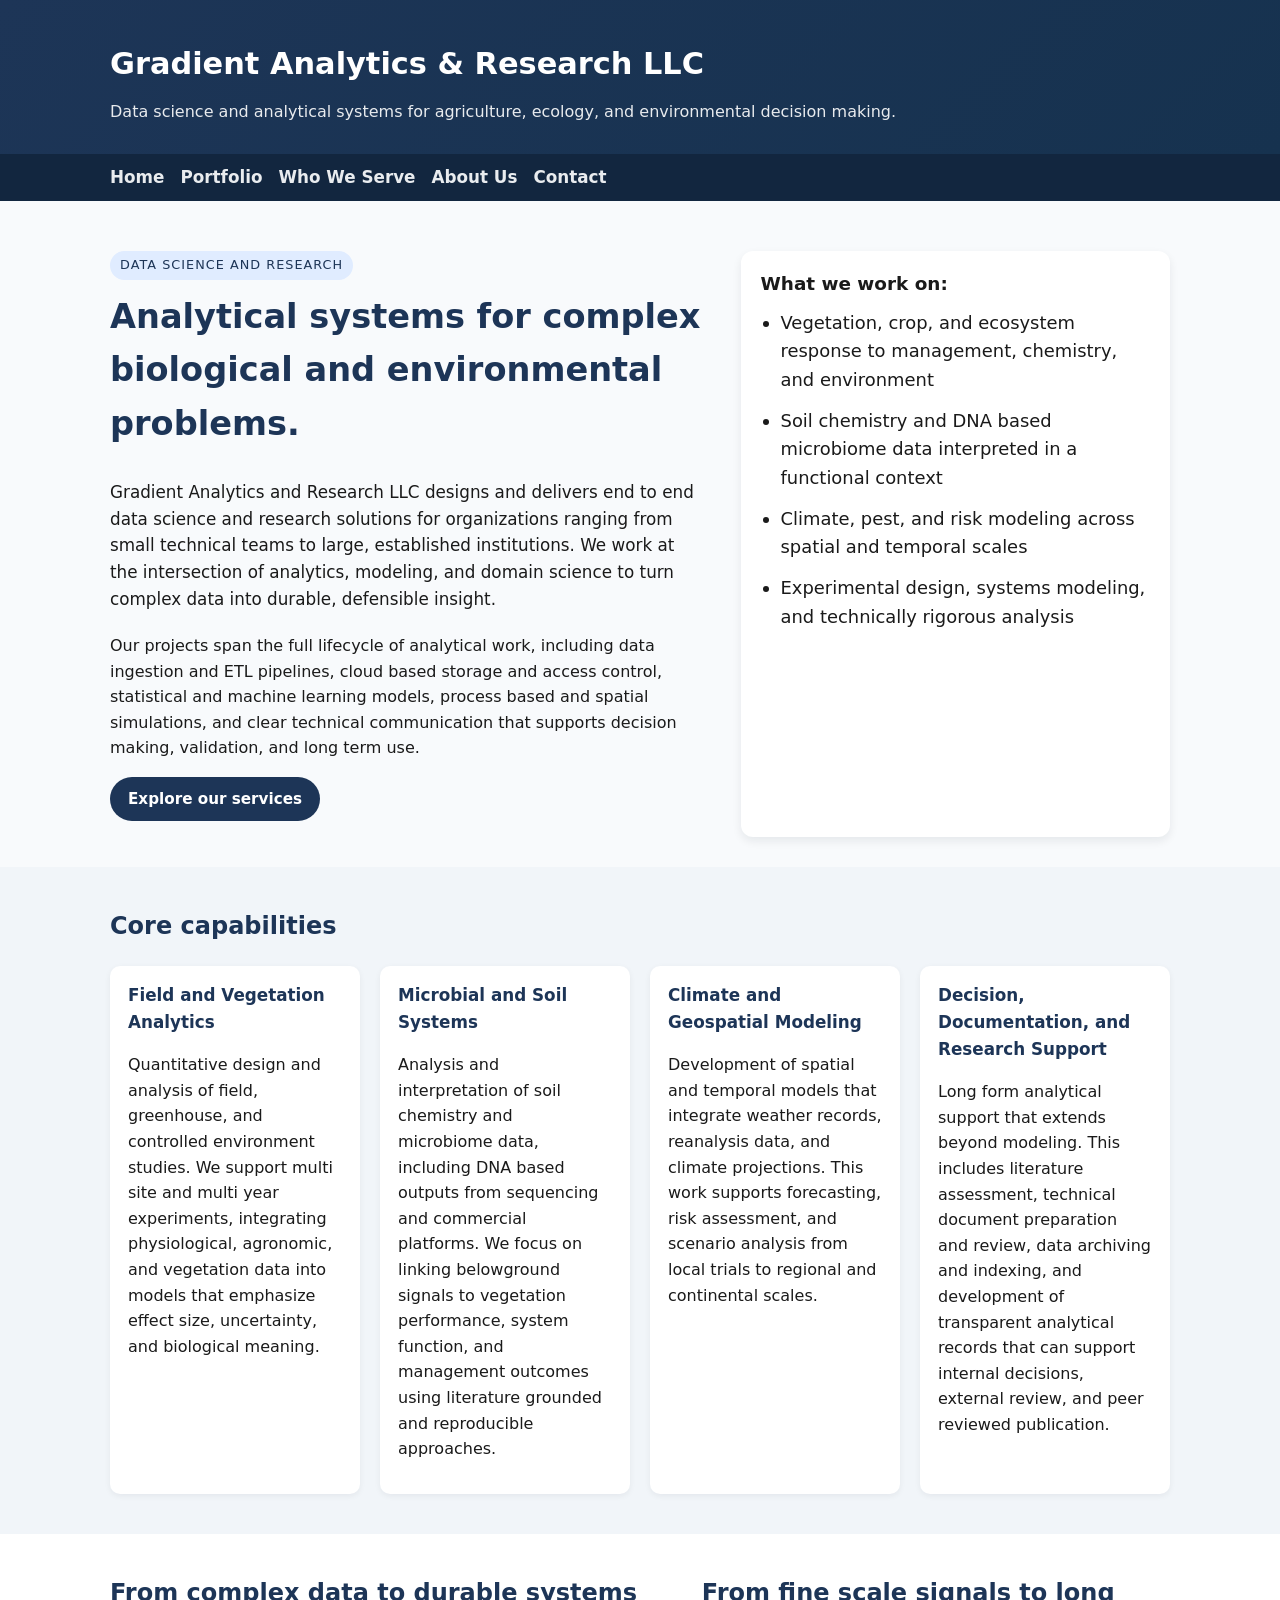
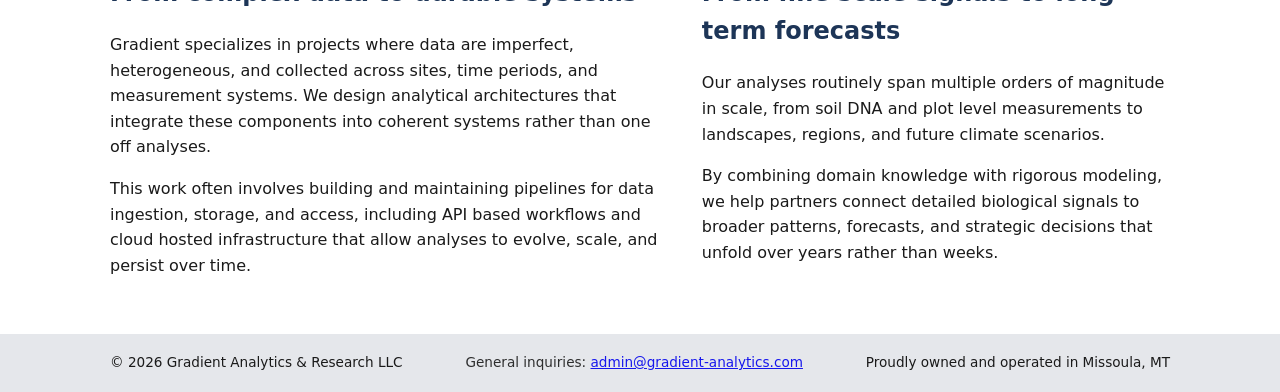
<file: index.html>
<!DOCTYPE html>
<html lang="en">
<head>
  <meta charset="UTF-8" />
  <meta name="viewport" content="width=device-width, initial-scale=1.0" />
  <title>Gradient Analytics & Research LLC</title>
  <link rel="stylesheet" href="style.css" />
</head>
<body>

<header class="site-header">
  <div class="container">
    <h1>Gradient Analytics & Research LLC</h1>
    <p>Data science and analytical systems for agriculture, ecology, and environmental decision making.</p>
  </div>
</header>

<nav>
  <div class="container">
    <div class="nav-links">
      <a href="/">Home</a>
      <a href="/portfolio/">Portfolio</a>
      <a href="/services.html">Who We Serve</a>
      <a href="/about.html">About Us</a>
      <a href="/contact.html">Contact</a>
    </div>
  </div>
</nav>

<main>
  <section class="hero">
    <div class="container hero-layout">
      <div>
        <span class="tagline-pill">Data Science and Research</span>
        <h2>Analytical systems for complex biological and environmental problems.</h2>
        <p class="lead">
          Gradient Analytics and Research LLC designs and delivers end to end data science and research solutions for organizations
          ranging from small technical teams to large, established institutions. We work at the
          intersection of analytics, modeling, and domain science to turn complex data into durable,
          defensible insight.
        </p>
        <p>
          Our projects span the full lifecycle of analytical work, including data ingestion and ETL
          pipelines, cloud based storage and access control, statistical and machine learning models,
          process based and spatial simulations, and clear technical communication that supports
          decision making, validation, and long term use.
        </p>
        <p>
          <a class="btn-primary" href="services.html">Explore our services</a>
        </p>
      </div>
      <div class="hero-highlights">
        <strong>What we work on:</strong>
        <ul>
          <li>Vegetation, crop, and ecosystem response to management, chemistry, and environment</li>
          <li>Soil chemistry and DNA based microbiome data interpreted in a functional context</li>
          <li>Climate, pest, and risk modeling across spatial and temporal scales</li>
          <li>Experimental design, systems modeling, and technically rigorous analysis</li>
        </ul>
      </div>
    </div>
  </section>

  <section class="section">
    <div class="container">
      <h2>Core capabilities</h2>
      <div class="pillars">
        <div class="card">
          <h3>Field and Vegetation Analytics</h3>
          <p>
            Quantitative design and analysis of field, greenhouse, and controlled environment studies.
            We support multi site and multi year experiments, integrating physiological, agronomic,
            and vegetation data into models that emphasize effect size, uncertainty, and biological meaning.
          </p>
        </div>
        <div class="card">
          <h3>Microbial and Soil Systems</h3>
          <p>
            Analysis and interpretation of soil chemistry and microbiome data, including DNA based
            outputs from sequencing and commercial platforms. We focus on linking belowground signals
            to vegetation performance, system function, and management outcomes using literature grounded
            and reproducible approaches.
          </p>
        </div>
        <div class="card">
          <h3>Climate and Geospatial Modeling</h3>
          <p>
            Development of spatial and temporal models that integrate weather records, reanalysis data,
            and climate projections. This work supports forecasting, risk assessment, and scenario analysis
            from local trials to regional and continental scales.
          </p>
        </div>
        <div class="card">
          <h3>Decision, Documentation, and Research Support</h3>
          <p>
            Long form analytical support that extends beyond modeling. This includes literature assessment,
            technical document preparation and review, data archiving and indexing, and development of
            transparent analytical records that can support internal decisions, external review, and
            peer reviewed publication.
          </p>
        </div>
      </div>
    </div>
  </section>

  <section class="section">
    <div class="container columns-2">
      <div>
        <h2>From complex data to durable systems</h2>
        <p>
          Gradient specializes in projects where data are imperfect, heterogeneous, and collected across
          sites, time periods, and measurement systems. We design analytical architectures that integrate
          these components into coherent systems rather than one off analyses.
        </p>
        <p>
          This work often involves building and maintaining pipelines for data ingestion, storage, and
          access, including API based workflows and cloud hosted infrastructure that allow analyses to
          evolve, scale, and persist over time.
        </p>
      </div>
      <div>
        <h2>From fine scale signals to long term forecasts</h2>
        <p>
          Our analyses routinely span multiple orders of magnitude in scale, from soil DNA and plot level
          measurements to landscapes, regions, and future climate scenarios.
        </p>
        <p>
          By combining domain knowledge with rigorous modeling, we help partners connect detailed biological
          signals to broader patterns, forecasts, and strategic decisions that unfold over years rather than
          weeks.
        </p>
      </div>
    </div>
  </section>
</main>
  
<footer>
  <div class="container">
    <div>© 2026 Gradient Analytics & Research LLC</div>
    <div class="footer-emails">
      General inquiries:
      <a href="mailto:admin@gradient-analytics.com">admin@gradient-analytics.com</a>
    </div>
    <div class="footer-location">
      Proudly owned and operated in Missoula, MT
    </div>
  </div>
</footer>
</file>
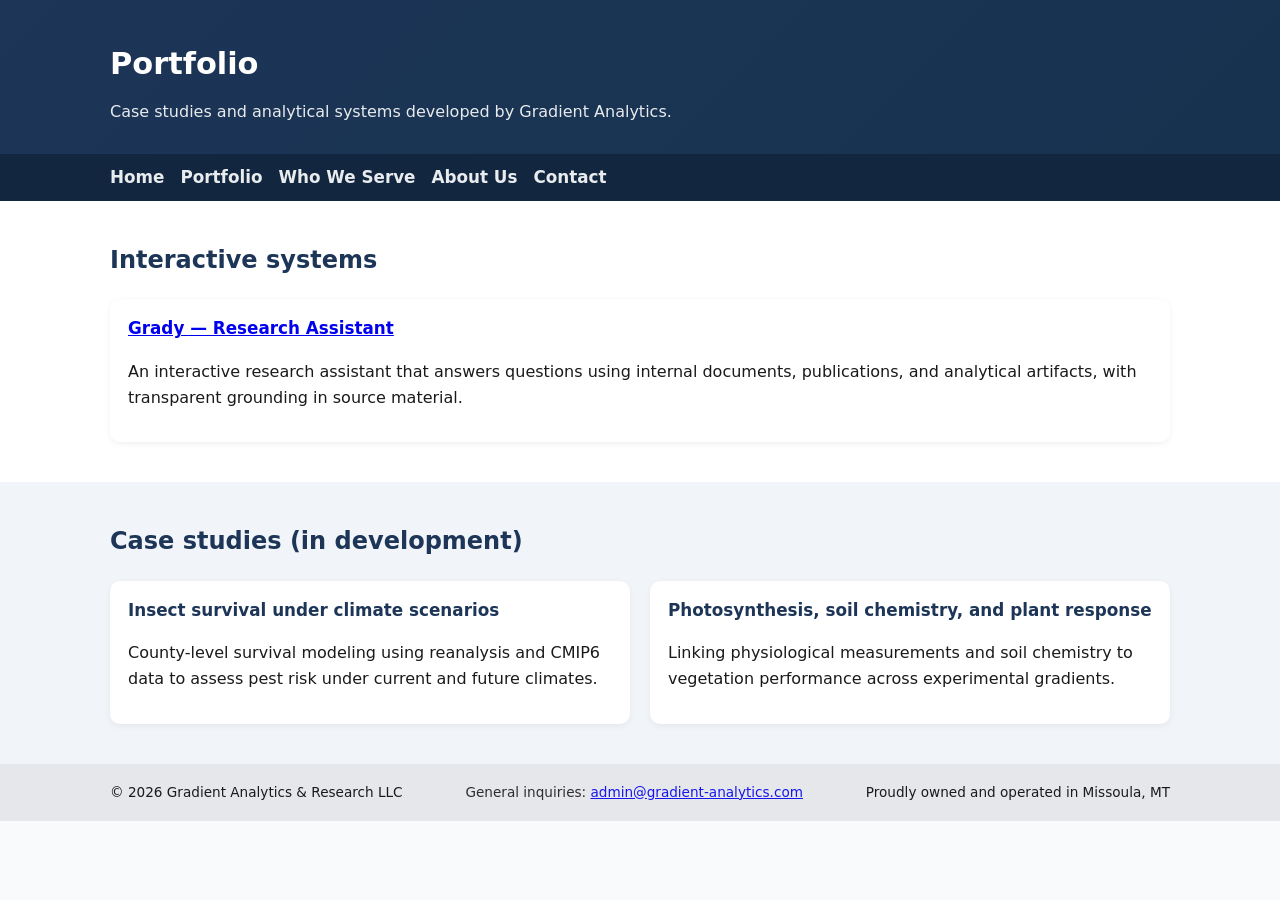
<file: portfolio/index.html>
<!DOCTYPE html>
<html lang="en">
<head>
  <meta charset="UTF-8" />
  <meta name="viewport" content="width=device-width, initial-scale=1.0" />
  <title>Portfolio | Gradient Analytics & Research LLC</title>
  <link rel="stylesheet" href="../style.css" />
</head>
<body>

<header class="site-header">
  <div class="container">
    <h1>Portfolio</h1>
    <p>Case studies and analytical systems developed by Gradient Analytics.</p>
  </div>
</header>

<nav>
  <div class="container">
    <div class="nav-links">
      <a href="/">Home</a>
      <a href="/portfolio/">Portfolio</a>
      <a href="/services.html">Who We Serve</a>
      <a href="/about.html">About Us</a>
      <a href="/contact.html">Contact</a>
    </div>
  </div>
</nav>

<main>

  <section class="section">
    <div class="container">
      <h2>Interactive systems</h2>

      <div class="card">
        <h3>
          <a href="./grady/">Grady — Research Assistant</a>
        </h3>
        <p>
          An interactive research assistant that answers questions using internal documents,
          publications, and analytical artifacts, with transparent grounding in source material.
        </p>
      </div>
    </div>
  </section>

  <section class="section">
    <div class="container">
      <h2>Case studies (in development)</h2>

      <div class="pillars">
        <div class="card">
          <h3>Insect survival under climate scenarios</h3>
          <p>
            County-level survival modeling using reanalysis and CMIP6 data to assess
            pest risk under current and future climates.
          </p>
        </div>

        <div class="card">
          <h3>Photosynthesis, soil chemistry, and plant response</h3>
          <p>
            Linking physiological measurements and soil chemistry to vegetation performance
            across experimental gradients.
          </p>
        </div>
      </div>
    </div>
  </section>

</main>

<footer>
  <div class="container">
    <div>© 2026 Gradient Analytics & Research LLC</div>
    <div class="footer-emails">
      General inquiries:
      <a href="mailto:admin@gradient-analytics.com">admin@gradient-analytics.com</a>
    </div>
    <div class="footer-location">
      Proudly owned and operated in Missoula, MT
    </div>
  </div>
</footer>

</body>
</html>
</file>
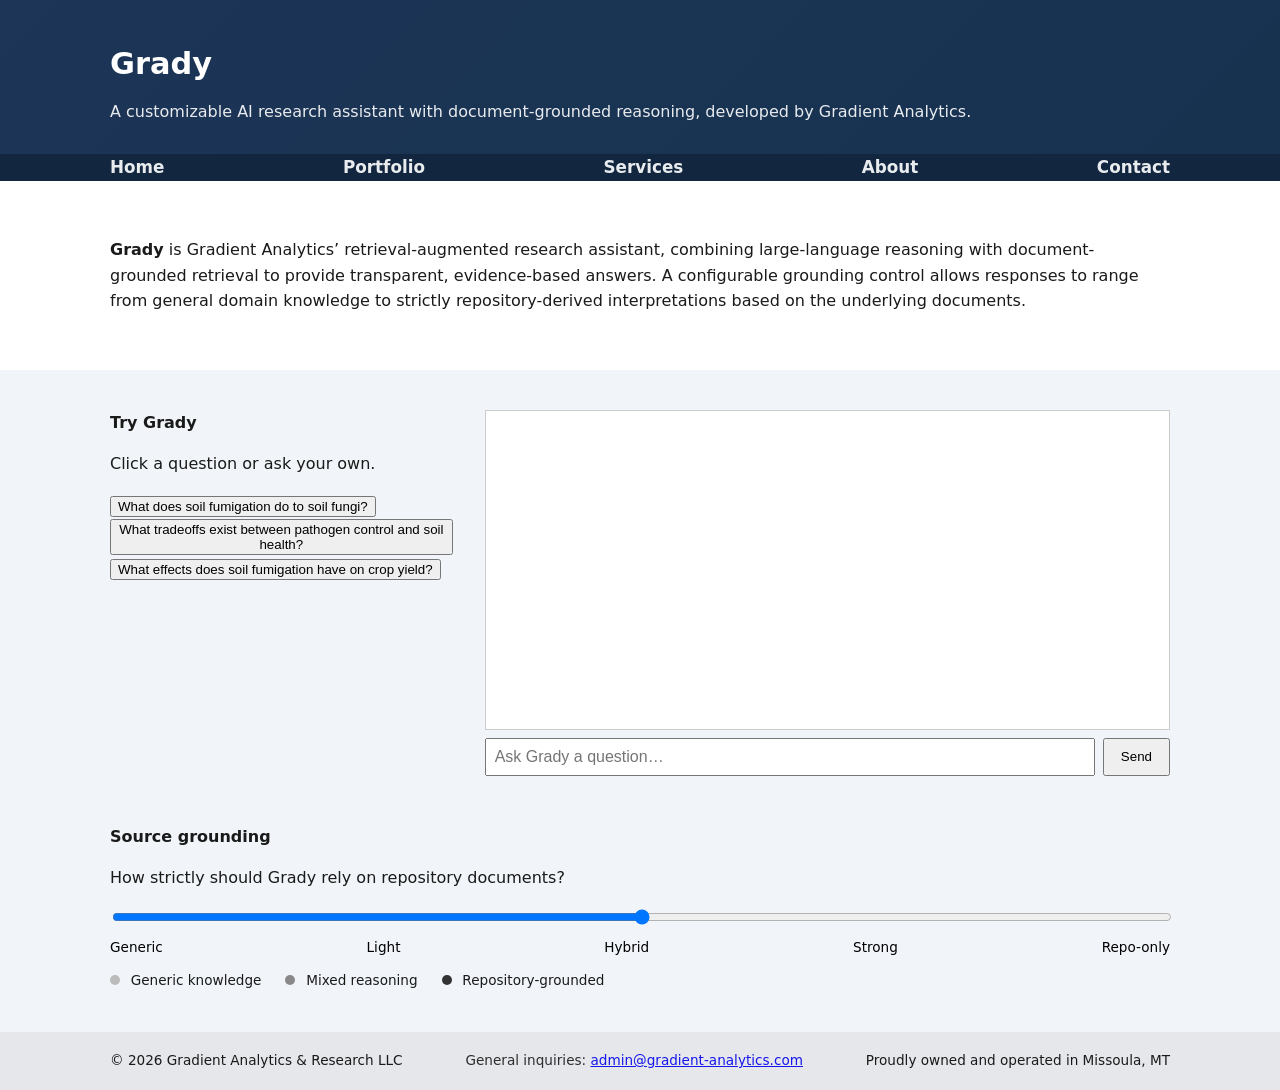
<file: portfolio/grady/index.html>
<!DOCTYPE html>
<html lang="en">
<head>
  <meta charset="UTF-8" />
  <title>Grady | Gradient Analytics</title>

  <link rel="stylesheet" href="../../style.css">
  <link rel="stylesheet" href="grady.css">
</head>

<body>

<!-- =========================
     SINGLE HEADER (ONLY ONE)
========================= -->
<header class="site-header">
  <div class="container">
    <h1>Grady</h1>
    <p>
      A customizable AI research assistant with document-grounded reasoning,
      developed by Gradient Analytics.
    </p>
  </div>
</header>

<nav class="site-nav">
  <div class="container">
    <a href="/">Home</a>
    <a href="/portfolio/">Portfolio</a>
    <a href="/services.html">Services</a>
    <a href="/about.html">About</a>
    <a href="/contact.html">Contact</a>
  </div>
</nav>




<main>

  <section class="section">
    <div class="container">
      <p class="grady-intro">
        <strong>Grady</strong> is Gradient Analytics’ retrieval-augmented research assistant, combining large-language reasoning with document-grounded retrieval to provide transparent, evidence-based answers.
A configurable grounding control allows responses to range from general domain knowledge to strictly repository-derived interpretations based on the underlying documents.
      </p>
    </div>
  </section>

  <section class="section">
    <div class="container grady-layout">

      <!-- LEFT: QUESTIONS -->
      <aside class="grady-left">
        <div class="grady-help">
          <strong>Try Grady</strong>
          <p>Click a question or ask your own.</p>
        </div>

        <div class="grady-test-questions">
          <button data-q="What does soil fumigation do to soil fungi?">
            What does soil fumigation do to soil fungi?
          </button>

          <button data-q="What tradeoffs exist between pathogen control and soil health?">
            What tradeoffs exist between pathogen control and soil health?
          </button>

          <button data-q="What effects does soil fumigation have on crop yield?">
            What effects does soil fumigation have on crop yield?
          </button>
        </div>
      </aside>

      <!-- RIGHT: CHAT -->
      <div class="grady-chat">
        <div class="chat-container">
          <div id="chat-window" class="chat-window"></div>

          <div class="input-row">
            <input id="chat-input" placeholder="Ask Grady a question…" />
            <button id="send-btn">Send</button>
          </div>
        </div>
      </div>

      <!-- BOTTOM: SLIDER -->
      <div class="grady-bottom">
        <div class="grady-slider-explainer">
          <strong>Source grounding</strong>
          <p>How strictly should Grady rely on repository documents?</p>
        </div>

        <div class="grady-slider-row">
          <input
            type="range"
            id="rag-strength"
            min="0"
            max="4"
            step="1"
            value="2"
            class="grady-slider-horizontal"
          />

          <div class="rag-labels-horizontal">
            <span data-v="0">Generic</span>
            <span data-v="1">Light</span>
            <span data-v="2">Hybrid</span>
            <span data-v="3">Strong</span>
            <span data-v="4">Repo-only</span>
          </div>
        </div>

        <div class="grady-legend">
          <div><span class="dot generic"></span> Generic knowledge</div>
          <div><span class="dot hybrid"></span> Mixed reasoning</div>
          <div><span class="dot repo"></span> Repository-grounded</div>
        </div>
      </div>

    </div>
  </section>

</main>

<footer>
  <div class="container">
    <div>© 2026 Gradient Analytics & Research LLC</div>
    <div class="footer-emails">
      General inquiries:
      <a href="mailto:admin@gradient-analytics.com">admin@gradient-analytics.com</a>
    </div>
    <div class="footer-location">
      Proudly owned and operated in Missoula, MT
    </div>
  </div>
</footer>

<script src="/portfolio/grady/vendor/marked.min.js"></script>
<script src="/portfolio/grady/grady.js"></script>

</body>
</html>
</file>
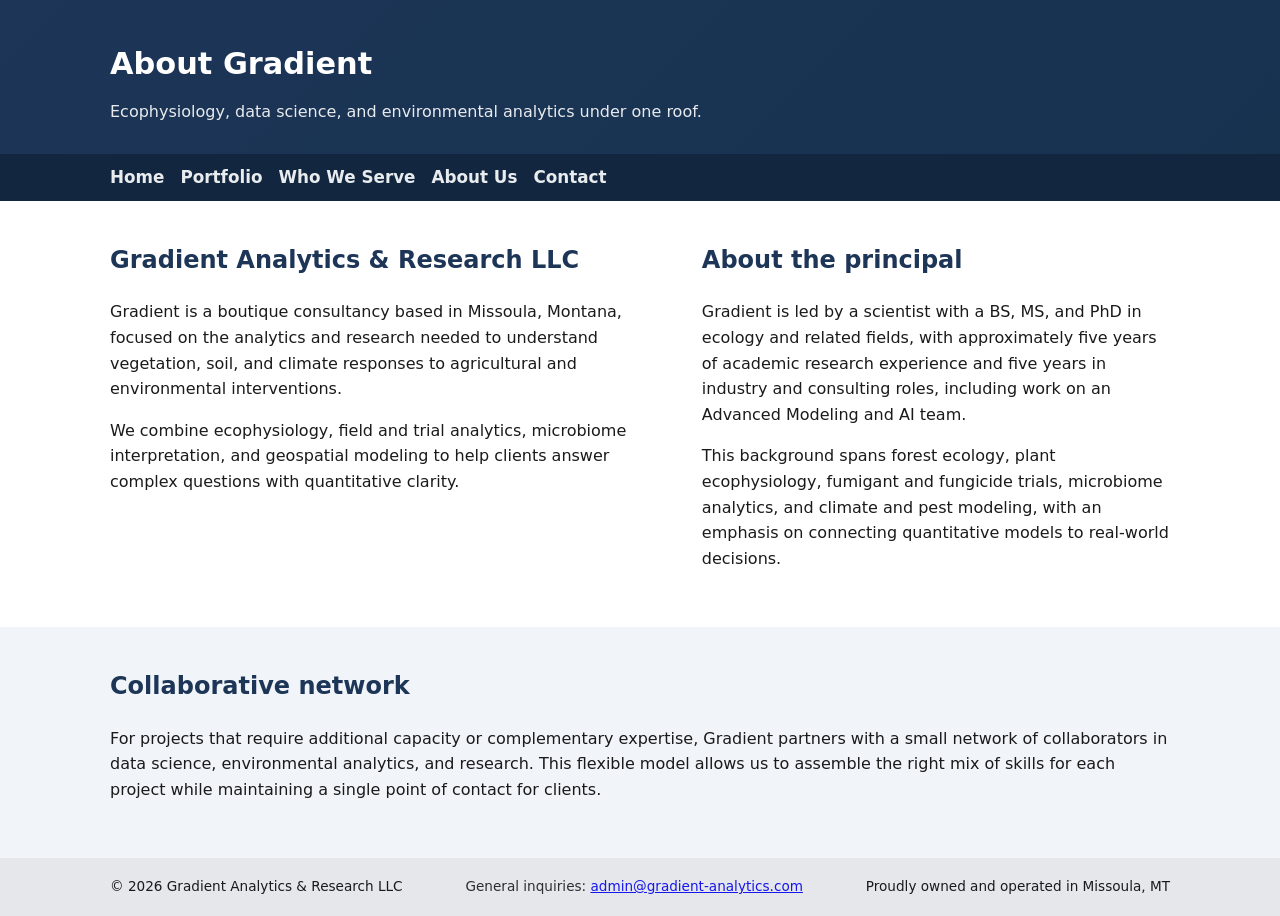
<file: about.html>
<!DOCTYPE html>
<html lang="en">
<head>
  <meta charset="UTF-8" />
  <meta name="viewport" content="width=device-width, initial-scale=1.0" />
  <title>About | Gradient Analytics & Research LLC</title>
  <link rel="stylesheet" href="style.css" />
</head>
<body>

<header class="site-header">
  <div class="container">
    <h1>About Gradient</h1>
    <p>Ecophysiology, data science, and environmental analytics under one roof.</p>
  </div>
</header>

<nav>
  <div class="container">
    <div class="nav-links">
      <a href="/">Home</a>
      <a href="/portfolio/">Portfolio</a>
      <a href="/services.html">Who We Serve</a>
      <a href="/about.html">About Us</a>
      <a href="/contact.html">Contact</a>
    </div>
  </div>
</nav>



<main>
  <section class="section">
    <div class="container columns-2">
      <div>
        <h2>Gradient Analytics & Research LLC</h2>
        <p>
          Gradient is a boutique consultancy based in Missoula, Montana, focused on the analytics and
          research needed to understand vegetation, soil, and climate responses to agricultural and
          environmental interventions.
        </p>
        <p>
          We combine ecophysiology, field and trial analytics, microbiome interpretation, and
          geospatial modeling to help clients answer complex questions with quantitative clarity.
        </p>
      </div>
      <div>
        <h2>About the principal</h2>
        <p>
          Gradient is led by a scientist with a BS, MS, and PhD in ecology and related fields, with
          approximately five years of academic research experience and five years in industry and
          consulting roles, including work on an Advanced Modeling and AI team.
        </p>
        <p>
          This background spans forest ecology, plant ecophysiology, fumigant and fungicide trials,
          microbiome analytics, and climate and pest modeling, with an emphasis on connecting
          quantitative models to real-world decisions.
        </p>
      </div>
    </div>
  </section>

  <section class="section">
    <div class="container">
      <h2>Collaborative network</h2>
      <p>
        For projects that require additional capacity or complementary expertise, Gradient partners
        with a small network of collaborators in data science, environmental analytics, and research.
        This flexible model allows us to assemble the right mix of skills for each project while
        maintaining a single point of contact for clients.
      </p>
    </div>
  </section>
</main>

<footer>
  <div class="container">
    <div>© 2026 Gradient Analytics & Research LLC</div>
    <div class="footer-emails">
      General inquiries:
      <a href="mailto:admin@gradient-analytics.com">admin@gradient-analytics.com</a>
    </div>
    <div class="footer-location">
      Proudly owned and operated in Missoula, MT
    </div>
  </div>
</footer>

</body>
</html>
</file>
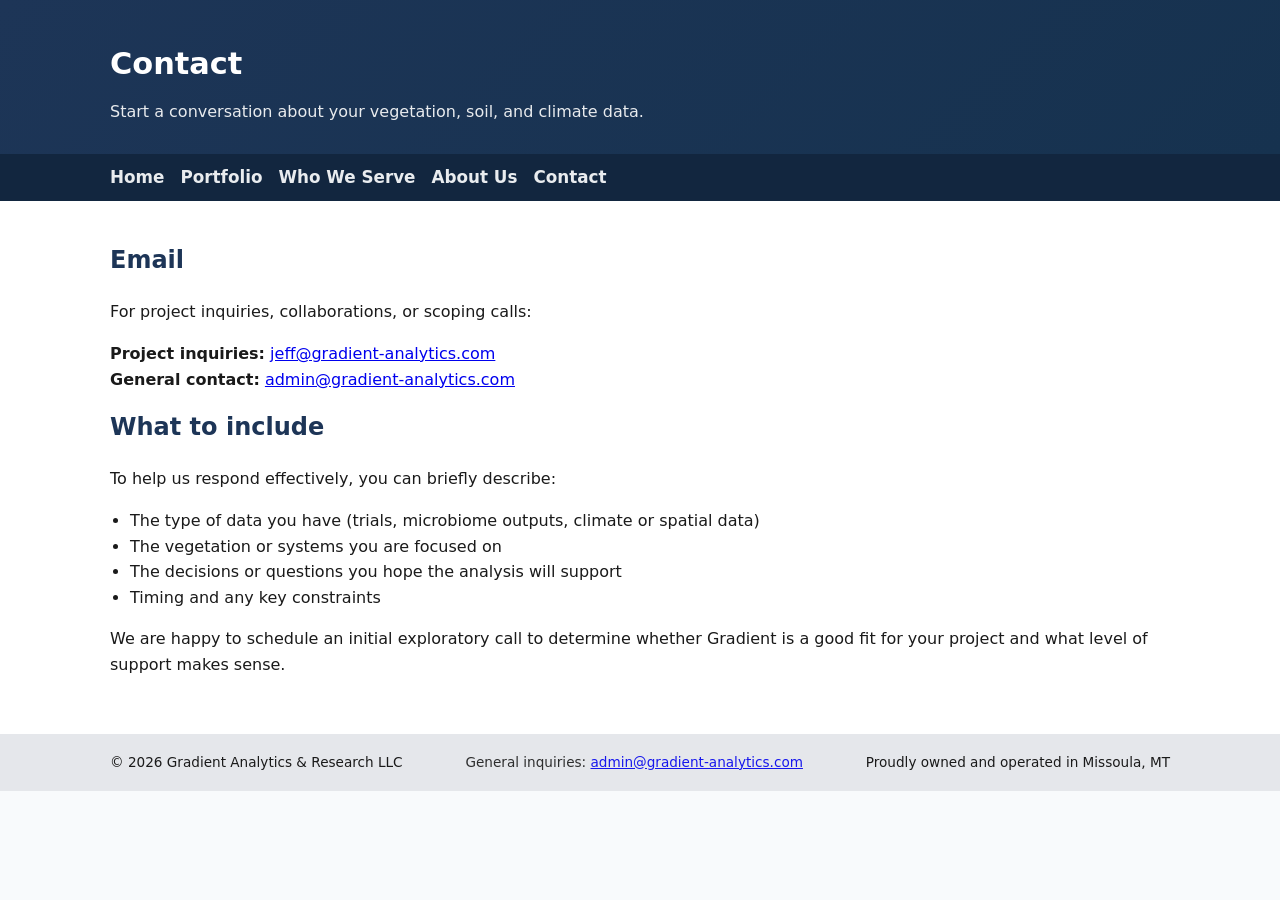
<file: contact.html>
<!DOCTYPE html>
<html lang="en">
<head>
  <meta charset="UTF-8" />
  <meta name="viewport" content="width=device-width, initial-scale=1.0" />
  <title>Contact | Gradient Analytics & Research LLC</title>
  <link rel="stylesheet" href="style.css" />
</head>
<body>

<header class="site-header">
  <div class="container">
    <h1>Contact</h1>
    <p>Start a conversation about your vegetation, soil, and climate data.</p>
  </div>
</header>

<nav>
  <div class="container">
    <div class="nav-links">
      <a href="/">Home</a>
      <a href="/portfolio/">Portfolio</a>
      <a href="/services.html">Who We Serve</a>
      <a href="/about.html">About Us</a>
      <a href="/contact.html">Contact</a>
    </div>
  </div>
</nav>

<main>
  <section class="section">
    <div class="container">
      <h2>Email</h2>
      <p>
        For project inquiries, collaborations, or scoping calls:
      </p>
      <p>
        <strong>Project inquiries:</strong>
        <a href="mailto:jeff@gradient-analytics.com">jeff@gradient-analytics.com</a><br />
        <strong>General contact:</strong>
        <a href="mailto:admin@gradient-analytics.com">admin@gradient-analytics.com</a>
      </p>

      <h2>What to include</h2>
      <p>
        To help us respond effectively, you can briefly describe:
      </p>
      <ul>
        <li>The type of data you have (trials, microbiome outputs, climate or spatial data)</li>
        <li>The vegetation or systems you are focused on</li>
        <li>The decisions or questions you hope the analysis will support</li>
        <li>Timing and any key constraints</li>
      </ul>
      <p>
        We are happy to schedule an initial exploratory call to determine whether Gradient is a good
        fit for your project and what level of support makes sense.
      </p>
    </div>
  </section>
</main>

<footer>
  <div class="container">
    <div>© 2026 Gradient Analytics & Research LLC</div>
    <div class="footer-emails">
      General inquiries:
      <a href="mailto:admin@gradient-analytics.com">admin@gradient-analytics.com</a>
    </div>
    <div class="footer-location">
      Proudly owned and operated in Missoula, MT
    </div>
  </div>
</footer>

</body>
</html>
</file>
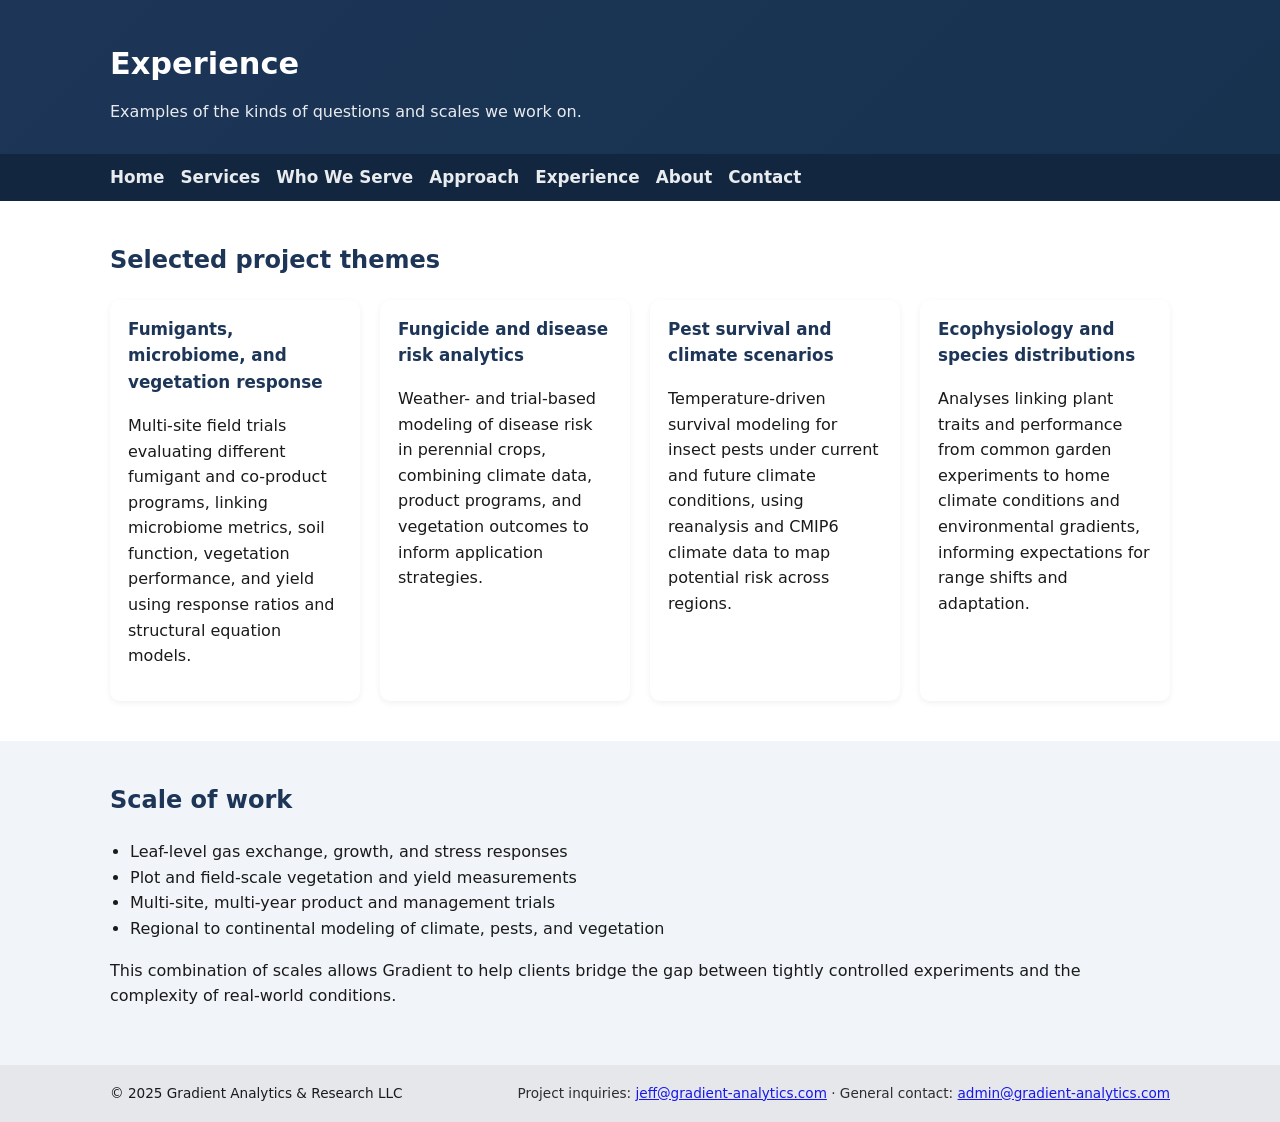
<file: projects.html>
<!DOCTYPE html>
<html lang="en">
<head>
  <meta charset="UTF-8" />
  <meta name="viewport" content="width=device-width, initial-scale=1.0" />
  <title>Experience | Gradient Analytics & Research LLC</title>
  <link rel="stylesheet" href="style.css" />
</head>
<body>

<header class="site-header">
  <div class="container">
    <h1>Experience</h1>
    <p>Examples of the kinds of questions and scales we work on.</p>
  </div>
</header>

<nav>
  <div class="container">
    <div class="nav-links">
      <a href="index.html">Home</a>
      <a href="services.html">Services</a>
      <a href="sectors.html">Who We Serve</a>
      <a href="approach.html">Approach</a>
      <a href="projects.html">Experience</a>
      <a href="about.html">About</a>
      <a href="contact.html">Contact</a>
    </div>
  </div>
</nav>

<main>
  <section class="section">
    <div class="container">
      <h2>Selected project themes</h2>
      <div class="pillars">
        <div class="card">
          <h3>Fumigants, microbiome, and vegetation response</h3>
          <p>
            Multi-site field trials evaluating different fumigant and co-product programs, linking
            microbiome metrics, soil function, vegetation performance, and yield using response
            ratios and structural equation models.
          </p>
        </div>
        <div class="card">
          <h3>Fungicide and disease risk analytics</h3>
          <p>
            Weather- and trial-based modeling of disease risk in perennial crops, combining climate
            data, product programs, and vegetation outcomes to inform application strategies.
          </p>
        </div>
        <div class="card">
          <h3>Pest survival and climate scenarios</h3>
          <p>
            Temperature-driven survival modeling for insect pests under current and future climate
            conditions, using reanalysis and CMIP6 climate data to map potential risk across regions.
          </p>
        </div>
        <div class="card">
          <h3>Ecophysiology and species distributions</h3>
          <p>
            Analyses linking plant traits and performance from common garden experiments to home
            climate conditions and environmental gradients, informing expectations for range shifts
            and adaptation.
          </p>
        </div>
      </div>
    </div>
  </section>

  <section class="section">
    <div class="container">
      <h2>Scale of work</h2>
      <ul>
        <li>Leaf-level gas exchange, growth, and stress responses</li>
        <li>Plot and field-scale vegetation and yield measurements</li>
        <li>Multi-site, multi-year product and management trials</li>
        <li>Regional to continental modeling of climate, pests, and vegetation</li>
      </ul>
      <p>
        This combination of scales allows Gradient to help clients bridge the gap between tightly
        controlled experiments and the complexity of real-world conditions.
      </p>
    </div>
  </section>
</main>

<footer>
  <div class="container">
    <div>© 2025 Gradient Analytics & Research LLC</div>
    <div class="footer-emails">
      Project inquiries: <a href="mailto:jeff@gradient-analytics.com">jeff@gradient-analytics.com</a> ·
      General contact: <a href="mailto:admin@gradient-analytics.com">admin@gradient-analytics.com</a>
    </div>
  </div>
</footer>

</body>
</html>
</file>
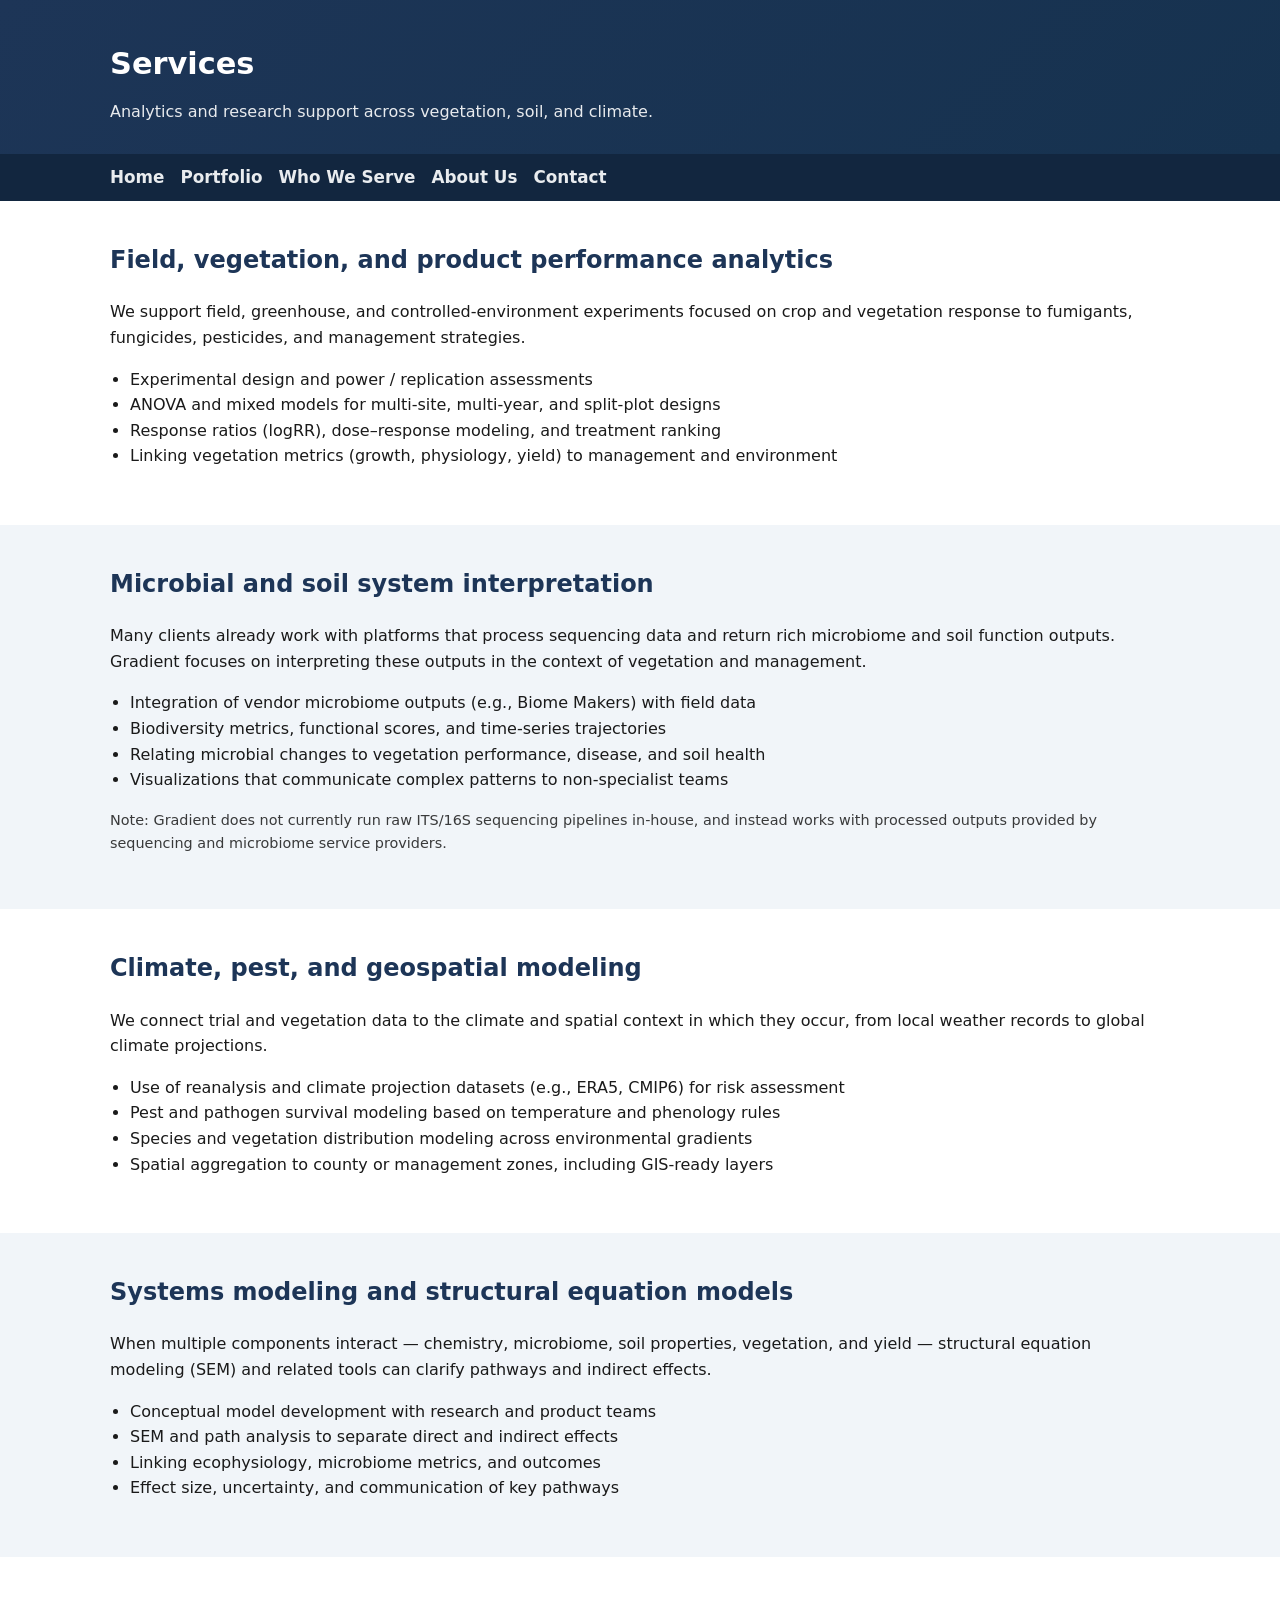
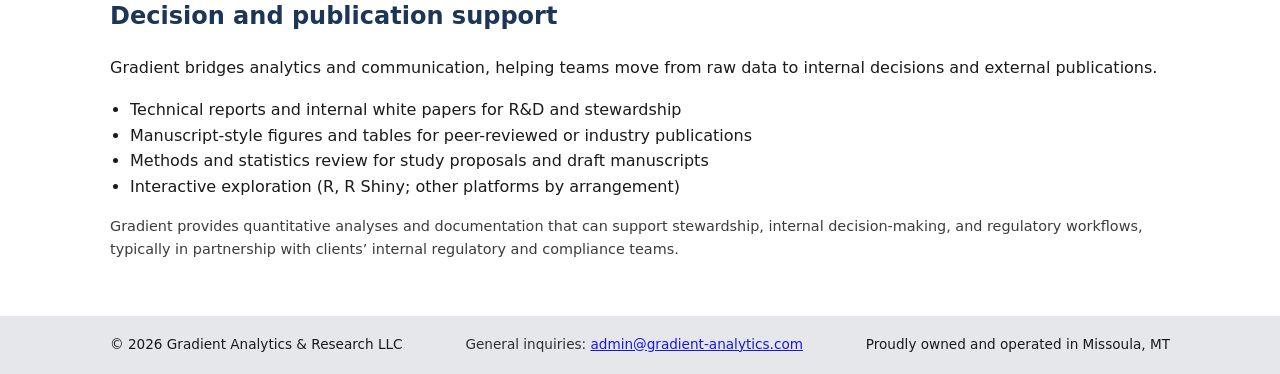
<file: services.html>
<!DOCTYPE html>
<html lang="en">
<head>
  <meta charset="UTF-8" />
  <meta name="viewport" content="width=device-width, initial-scale=1.0" />
  <title>Services | Gradient Analytics & Research LLC</title>
  <link rel="stylesheet" href="style.css" />
</head>
<body>

<header class="site-header">
  <div class="container">
    <h1>Services</h1>
    <p>Analytics and research support across vegetation, soil, and climate.</p>
  </div>
</header>
  
<nav>
  <div class="container">
    <div class="nav-links">
      <a href="/">Home</a>
      <a href="/portfolio/">Portfolio</a>
      <a href="/services.html">Who We Serve</a>
      <a href="/about.html">About Us</a>
      <a href="/contact.html">Contact</a>
    </div>
  </div>
</nav>

<main>
  <section class="section">
    <div class="container">
      <h2>Field, vegetation, and product performance analytics</h2>
      <p>
        We support field, greenhouse, and controlled-environment experiments focused on crop and
        vegetation response to fumigants, fungicides, pesticides, and management strategies.
      </p>
      <ul>
        <li>Experimental design and power / replication assessments</li>
        <li>ANOVA and mixed models for multi-site, multi-year, and split-plot designs</li>
        <li>Response ratios (logRR), dose–response modeling, and treatment ranking</li>
        <li>Linking vegetation metrics (growth, physiology, yield) to management and environment</li>
      </ul>
    </div>
  </section>

  <section class="section">
    <div class="container">
      <h2>Microbial and soil system interpretation</h2>
      <p>
        Many clients already work with platforms that process sequencing data and return rich
        microbiome and soil function outputs. Gradient focuses on interpreting these outputs in
        the context of vegetation and management.
      </p>
      <ul>
        <li>Integration of vendor microbiome outputs (e.g., Biome Makers) with field data</li>
        <li>Biodiversity metrics, functional scores, and time-series trajectories</li>
        <li>Relating microbial changes to vegetation performance, disease, and soil health</li>
        <li>Visualizations that communicate complex patterns to non-specialist teams</li>
      </ul>
      <p style="font-size:0.9rem; opacity:0.85;">
        Note: Gradient does not currently run raw ITS/16S sequencing pipelines in-house, and instead
        works with processed outputs provided by sequencing and microbiome service providers.
      </p>
    </div>
  </section>

  <section class="section">
    <div class="container">
      <h2>Climate, pest, and geospatial modeling</h2>
      <p>
        We connect trial and vegetation data to the climate and spatial context in which they occur,
        from local weather records to global climate projections.
      </p>
      <ul>
        <li>Use of reanalysis and climate projection datasets (e.g., ERA5, CMIP6) for risk assessment</li>
        <li>Pest and pathogen survival modeling based on temperature and phenology rules</li>
        <li>Species and vegetation distribution modeling across environmental gradients</li>
        <li>Spatial aggregation to county or management zones, including GIS-ready layers</li>
      </ul>
    </div>
  </section>

  <section class="section">
    <div class="container">
      <h2>Systems modeling and structural equation models</h2>
      <p>
        When multiple components interact — chemistry, microbiome, soil properties, vegetation, and yield —
        structural equation modeling (SEM) and related tools can clarify pathways and indirect effects.
      </p>
      <ul>
        <li>Conceptual model development with research and product teams</li>
        <li>SEM and path analysis to separate direct and indirect effects</li>
        <li>Linking ecophysiology, microbiome metrics, and outcomes</li>
        <li>Effect size, uncertainty, and communication of key pathways</li>
      </ul>
    </div>
  </section>

  <section class="section">
    <div class="container">
      <h2>Decision and publication support</h2>
      <p>
        Gradient bridges analytics and communication, helping teams move from raw data to
        internal decisions and external publications.
      </p>
      <ul>
        <li>Technical reports and internal white papers for R&amp;D and stewardship</li>
        <li>Manuscript-style figures and tables for peer-reviewed or industry publications</li>
        <li>Methods and statistics review for study proposals and draft manuscripts</li>
        <li>Interactive exploration (R, R Shiny; other platforms by arrangement)</li>
      </ul>
      <p style="font-size:0.9rem; opacity:0.85;">
        Gradient provides quantitative analyses and documentation that can support stewardship,
        internal decision-making, and regulatory workflows, typically in partnership with clients’
        internal regulatory and compliance teams.
      </p>
    </div>
  </section>
</main>

<footer>
  <div class="container">
    <div>© 2026 Gradient Analytics & Research LLC</div>
    <div class="footer-emails">
      General inquiries:
      <a href="mailto:admin@gradient-analytics.com">admin@gradient-analytics.com</a>
    </div>
    <div class="footer-location">
      Proudly owned and operated in Missoula, MT
    </div>
  </div>
</footer>

</body>
</html>
</file>
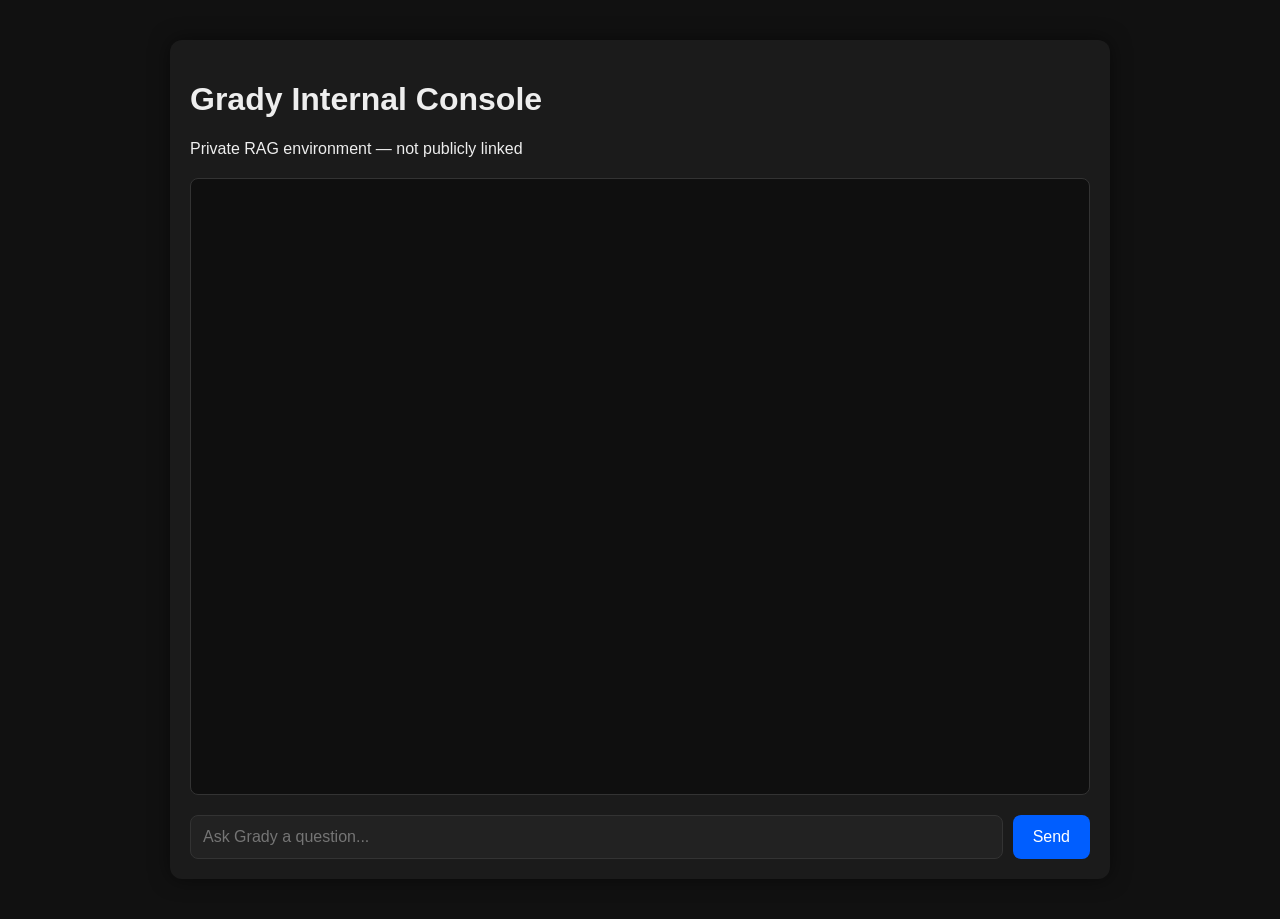
<file: portfolio/grady.html>
<!DOCTYPE html>
<html lang="en">
<head>
    <meta charset="UTF-8" />
    <meta name="viewport" content="width=device-width, initial-scale=1.0" />
    <title>Grady – Internal Console</title>
    <link rel="stylesheet" href="grady.css" />
</head>

<body>
    <div class="chat-container">
        <div class="chat-header">
            <h1>Grady Internal Console</h1>
            <p>Private RAG environment — not publicly linked</p>
        </div>

        <div id="chat-window" class="chat-window"></div>

        <div class="input-row">
            <input id="chat-input" type="text" placeholder="Ask Grady a question..." />
            <button id="send-btn">Send</button>
        </div>
    </div>

    <script src="grady.js"></script>
</body>
</html>
</file>
<file: style.css>
/* =========================
   Global styles
========================= */

* {
  box-sizing: border-box;
}

body {
  margin: 0;
  font-family: system-ui, -apple-system, BlinkMacSystemFont, "Segoe UI", Arial, sans-serif;
  background: #f8fafc;
  color: #1a1a1a;
  line-height: 1.6;
}

/* =========================
   Layout
========================= */

.container {
  max-width: 1100px;
  margin: 0 auto;
  padding: 0 20px;
}

/* =========================
   Header & navigation
========================= */

.site-header {
  background: linear-gradient(135deg, #1D3557, #16324f);
  color: #ffffff;
  padding: 40px 0 30px;
}

.site-header h1 {
  margin: 0 0 10px;
  font-size: 1.9rem;
}

.site-header p {
  margin: 0;
  font-size: 1rem;
  opacity: 0.9;
}

nav {
  background: #12263f;
}

nav .container {
  display: flex;
  flex-wrap: wrap;
  align-items: center;
  justify-content: space-between;
}

.nav-links {
  display: flex;
  flex-wrap: wrap;
  gap: 16px;
  padding: 10px 0;
}

nav a {
  color: #e9ecef;
  text-decoration: none;
  font-size: 1.05rem;
  font-weight: 600;
}

nav a:hover,
nav a:focus {
  color: #f4d35e;
}

/* =========================
   Hero
========================= */

.hero {
  padding: 50px 0 30px;
}

.hero-layout {
  display: grid;
  grid-template-columns: minmax(0, 2.2fr) minmax(0, 1.6fr);
  gap: 40px;
}

.hero h2 {
  font-size: 2.1rem;
  margin-top: 0;
  color: #1D3557;
}

.hero p.lead {
  font-size: 1.05rem;
  margin-bottom: 20px;
}

.tagline-pill {
  display: inline-block;
  padding: 4px 10px;
  border-radius: 999px;
  font-size: 0.8rem;
  text-transform: uppercase;
  letter-spacing: 0.08em;
  background: #e0ecff;
  color: #1D3557;
  margin-bottom: 10px;
}

/* Hero highlights (right-hand box) */

.hero-highlights {
  background: #ffffff;
  border-radius: 12px;
  padding: 18px 20px;
  box-shadow: 0 4px 10px rgba(15, 23, 42, 0.08);
  font-size: 1.12rem;
}

.hero-highlights strong {
  display: block;
  font-size: 1.15rem;
  margin-bottom: 6px;
}

.hero-highlights ul {
  margin-top: 10px;
  padding-left: 20px;
}

.hero-highlights li {
  line-height: 1.6;
  padding-bottom: 12px;
}

.hero-highlights li:last-child {
  padding-bottom: 0;
}

/* =========================
   Sections
========================= */

.section {
  padding: 40px 0;
}

.section:nth-of-type(odd) {
  background: #ffffff;
}

.section:nth-of-type(even) {
  background: #f1f5f9;
}

.section h2 {
  margin-top: 0;
  color: #1D3557;
  font-size: 1.5rem;
}

/* =========================
   Pillar cards
========================= */

.pillars {
  display: grid;
  grid-template-columns: repeat(auto-fit, minmax(220px, 1fr));
  gap: 20px;
  margin-top: 20px;
}

.card {
  background: #ffffff;
  border-radius: 10px;
  padding: 16px 18px;
  box-shadow: 0 2px 6px rgba(15, 23, 42, 0.06);
}

.card h3 {
  margin-top: 0;
  font-size: 1.05rem;
  color: #1D3557;
}

/* =========================
   Lists (global)
========================= */

ul {
  padding-left: 20px;
  margin-top: 8px;
}

/* =========================
   Two-column layout
========================= */

.columns-2 {
  display: grid;
  grid-template-columns: minmax(0, 1.2fr) minmax(0, 1fr);
  gap: 30px;
}

/* =========================
   Footer
========================= */

footer {
  background: #e5e7eb;
  padding: 18px 0;
  font-size: 0.85rem;
}

footer .container {
  display: flex;
  flex-wrap: wrap;
  justify-content: space-between;
  gap: 12px;
}

.footer-emails {
  opacity: 0.9;
}

/* =========================
   Buttons / links
========================= */

.btn-primary {
  display: inline-block;
  padding: 10px 18px;
  border-radius: 999px;
  border: none;
  background: #1D3557;
  color: #ffffff;
  text-decoration: none;
  font-size: 0.95rem;
  font-weight: 600;
}

.btn-primary:hover,
.btn-primary:focus {
  background: #16324f;
}

/* =========================
   Responsive tweaks
========================= */

@media (max-width: 800px) {
  nav .container {
    justify-content: center;
  }

  .nav-links {
    width: 100%;
    justify-content: center;
    gap: 12px;
  }

  nav a {
    font-size: 0.95rem;
  }

  .hero-layout {
    grid-template-columns: 1fr;
  }
}

/* =========================
   Portfolio grid
========================= */

.portfolio-grid {
  display: grid;
  grid-template-columns: repeat(auto-fit, minmax(280px, 1fr));
  gap: 20px;
  margin-top: 40px;
}

.portfolio-card {
  background: #ffffff;
  padding: 20px;
  border-radius: 10px;
  box-shadow: 0 2px 6px rgba(15, 23, 42, 0.1);
  text-decoration: none;
  color: #1a1a1a;
  border: 1px solid #e2e8f0;
  transition: transform 0.1s ease, box-shadow 0.1s ease;
}

.portfolio-card:hover {
  transform: translateY(-3px);
  box-shadow: 0 6px 12px rgba(15, 23, 42, 0.15);
}
</file>
<file: portfolio/grady/grady.css>
/* === Grady layout === */

.grady-layout {
  display: grid;
  grid-template-columns: 1fr 2fr;
  grid-template-rows: auto auto;
  gap: 2rem;
  align-items: start;
}

.grady-left {
  grid-column: 1;
}

.grady-chat {
  grid-column: 2;
}

.grady-bottom {
  grid-column: 1 / -1;
  margin-top: 1rem;
}

/* === Chat container === */

.chat-container {
  display: flex;
  flex-direction: column;
}

.chat-window {
  height: 320px;
  border: 1px solid #ccc;
  padding: 1rem;
  overflow-y: auto;
  background: white;
  display: flex;
  flex-direction: column;
  gap: 0.75rem;
}

/* === Input row === */

.input-row {
  display: flex;
  gap: 0.5rem;
  margin-top: 0.5rem;
}

.input-row input {
  flex: 1;
  padding: 0.5rem;
  font-size: 1rem;
}

.input-row button {
  padding: 0.5rem 1rem;
  cursor: pointer;
}

/* === Chat messages (MATCHES JS) === */

.chat-message {
  max-width: 85%;
  line-height: 1.4;
  padding: 0.6rem 0.75rem;
  border-radius: 6px;
  font-size: 0.95rem;
}

/* User message */
.chat-message.user {
  align-self: flex-end;
  background: #e6e6e6;
  color: #222;
  text-align: right;
}

/* Grady response */
.chat-message.assistant {
  align-self: flex-start;
  background: #f4f4f4;
  color: #111;
}

/* System / status */
.chat-message.system {
  align-self: center;
  font-style: italic;
  color: #666;
  background: transparent;
  padding: 0;
}

/* === Slider === */

.grady-slider-row {
  margin-top: 1rem;
}

.grady-slider-horizontal {
  width: 100%;
}

.rag-labels-horizontal {
  display: flex;
  justify-content: space-between;
  margin-top: 0.25rem;
  font-size: 0.85rem;
  color: #000; /* FIXED: was too light */
}

.rag-labels-horizontal span {
  cursor: default;
}

/* === Legend === */

.grady-legend {
  display: flex;
  gap: 1.5rem;
  margin-top: 0.75rem;
  font-size: 0.85rem;
}

.grady-legend .dot {
  display: inline-block;
  width: 10px;
  height: 10px;
  border-radius: 50%;
  margin-right: 0.4rem;
}

.dot.generic { background: #bbb; }
.dot.hybrid { background: #888; }
.dot.repo { background: #333; }

/* === Grady grounding color semantics === */
/* Generic → Repo-only (light → dark, same hue family) */

:root {
  --grady-generic: #cfd8dc;
  --grady-light:   #b0bec5;
  --grady-hybrid:  #90a4ae;
  --grady-strong:  #607d8b;
  --grady-repo:    #37474f;
}

/* Base accent for all assistant messages */
.chat-message.assistant {
  border-left: 4px solid var(--grady-hybrid);
  background: linear-gradient(
    to right,
    rgba(144, 164, 174, 0.08),
    rgba(244, 244, 244, 1) 25%
  );
}

/* Grounding-specific overrides */
.chat-message.assistant.generic {
  border-left-color: var(--grady-generic);
}

.chat-message.assistant.light-hybrid {
  border-left-color: var(--grady-light);
}

.chat-message.assistant.hybrid {
  border-left-color: var(--grady-hybrid);
}

.chat-message.assistant.repo-strong {
  border-left-color: var(--grady-strong);
}

.chat-message.assistant.repo-only {
  border-left-color: var(--grady-repo);
}

.chat-message.assistant::before {
  content: attr(data-grounding);
  display: block;
  font-size: 0.65rem;
  font-weight: 600;
  letter-spacing: 0.05em;
  text-transform: uppercase;
  opacity: 0.5;
  margin-bottom: 0.25rem;
}

/* === Assistant message typography === */

.chat-message.assistant p {
  margin: 0 0 0.6rem 0;
}

.chat-message.assistant p:last-child {
  margin-bottom: 0;
}

.chat-message.assistant strong {
  font-weight: 600;
}

.chat-message.assistant ul,
.chat-message.assistant ol {
  margin: 0.4rem 0 0.6rem 1.2rem;
  padding: 0;
}

.chat-message.assistant li {
  margin-bottom: 0.25rem;
}

.chat-message.assistant li:last-child {
  margin-bottom: 0;
}

.chat-message.assistant strong + ul {
  margin-top: 0.25rem;
}
</file>
<file: portfolio/grady.css>
body {
    margin: 0;
    padding: 0;
    background: #111;
    color: #eee;
    font-family: Arial, sans-serif;
}

.chat-container {
    width: 100%;
    max-width: 900px;
    margin: 40px auto;
    padding: 20px;
    background: #1b1b1b;
    border-radius: 12px;
    box-shadow: 0 0 20px rgba(0,0,0,0.5);
}

.chat-header {
    margin-bottom: 20px;
}

.chat-window {
    height: 65vh;
    overflow-y: auto;
    padding: 15px;
    background: #0f0f0f;
    border-radius: 8px;
    margin-bottom: 20px;
    border: 1px solid #333;
}

.message {
    margin-bottom: 18px;
    line-height: 1.5;
    white-space: pre-wrap;
}

.message.user {
    color: #6ab0ff;
}

.message.grady {
    color: #7dfc9e;
}

.input-row {
    display: flex;
    gap: 10px;
}

#chat-input {
    flex-grow: 1;
    padding: 12px;
    border-radius: 8px;
    border: 1px solid #333;
    background: #222;
    color: white;
    font-size: 1rem;
}

#send-btn {
    padding: 12px 20px;
    background: #005eff;
    border: none;
    color: white;
    border-radius: 8px;
    cursor: pointer;
    font-size: 1rem;
}

#send-btn:hover {
    background: #1a72ff;
}
</file>
